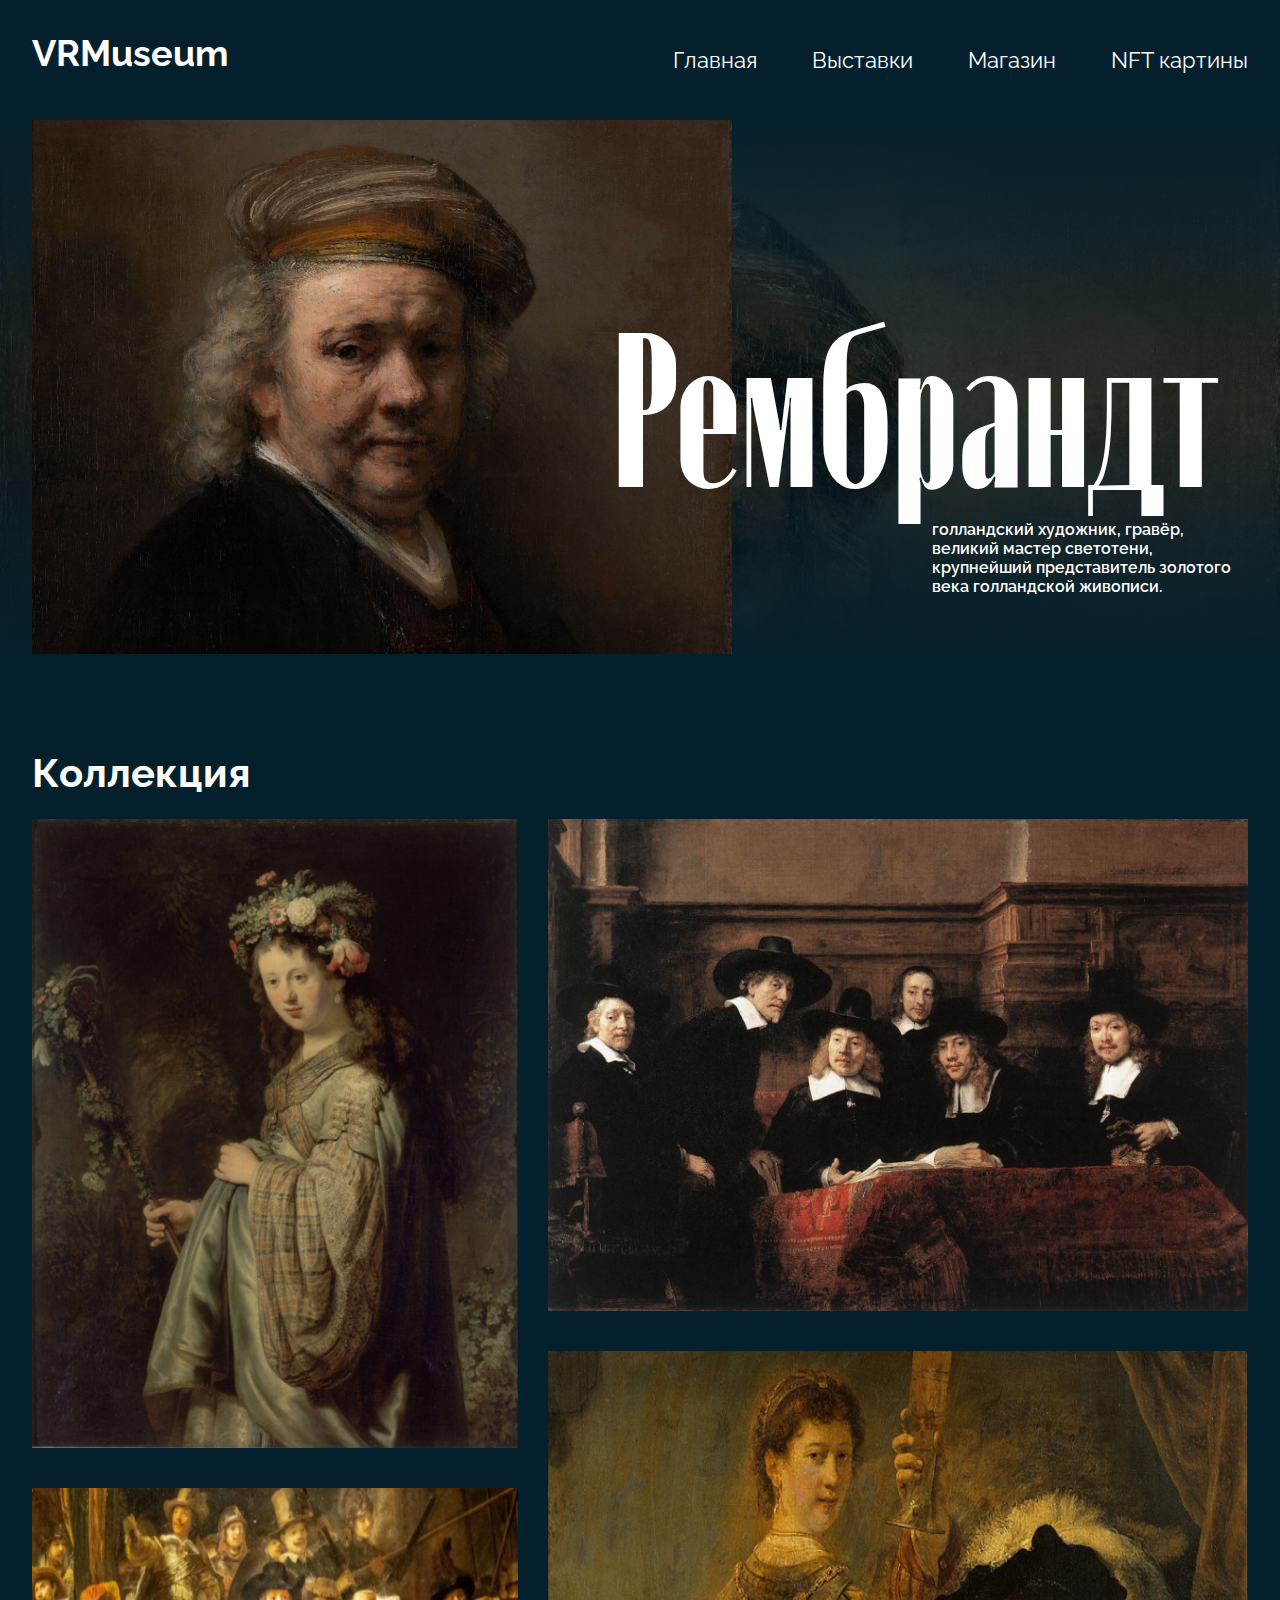
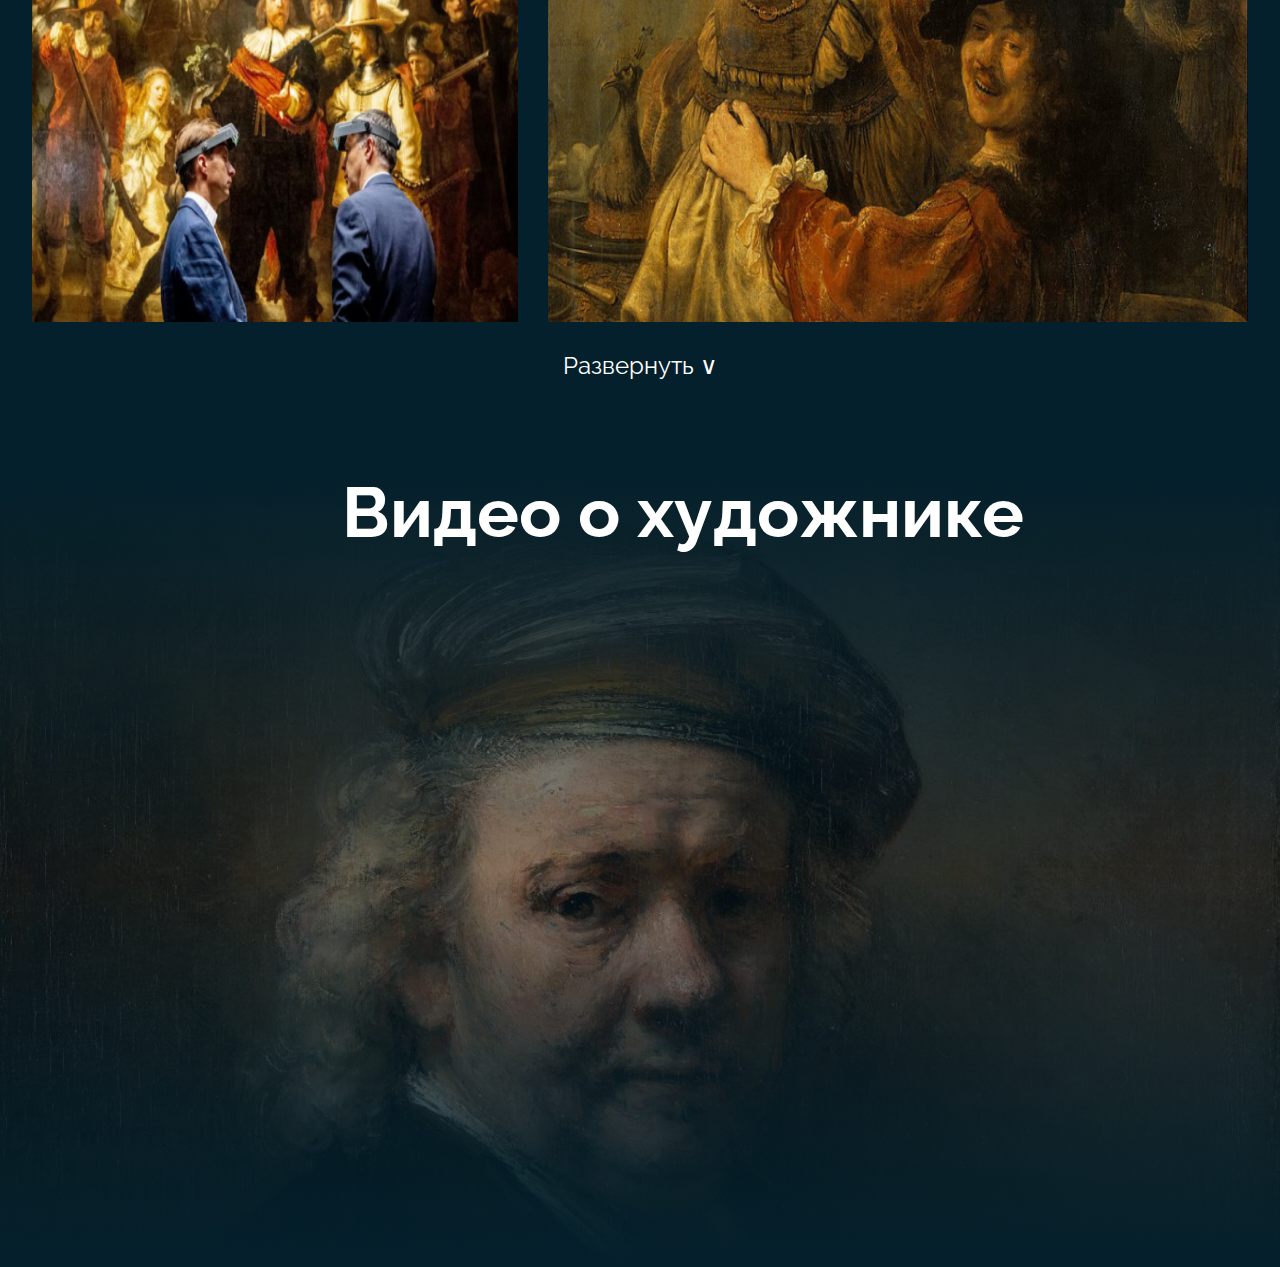
<file: ilya/artist.html>
<!DOCTYPE html>
<html lang="ru">
<head>
    <meta charset="UTF-8">
    <meta http-equiv="X-UA-Compatible" content="IE=edge">
    <meta name="viewport" content="width=device-width, initial-scale=1.0">
    <title>Document</title>
    <link rel="preconnect" href="https://fonts.googleapis.com">
<link rel="preconnect" href="https://fonts.gstatic.com" crossorigin>
<link href="https://fonts.googleapis.com/css2?family=Raleway:wght@500&display=swap" rel="stylesheet">
<link rel="preconnect" href="https://fonts.googleapis.com">
<link rel="preconnect" href="https://fonts.gstatic.com" crossorigin>
<link href="https://fonts.googleapis.com/css2?family=Raleway:wght@600&display=swap" rel="stylesheet">
    <link rel="stylesheet" href="artist.css">
</head>
<body>
    <div class="header">
        <div class="container">
            <div class="header_inner">
                <div class="header_logo">
                    VRMuseum
                </div>
                <nav class="nav">
                    <a href="../index.html">Главная</a>
                    <a href="../pavel/museumhermitage.html">Выставки</a>
                    <a href="../nikon/storeHtml/store.html">Магазин</a>
                    <a href="">NFT картины</a>
                </nav>
            </div>
    </div>
    </div>

    <div class="main">
        <div class="main-artist">
        <div class="container">
            <img src="images/rembrandt.jpg" alt="">
                    <h1>Рембрандт</h1>
                <p>голландский художник, гравёр, великий мастер светотени, крупнейший представитель золотого века голландской живописи.</p>
            </div>
        </div>

        <div class="container">
            <div class="collection">
                <h2>Коллекция</h2>
                <div class="arts">
                    <div class="art-1-3">
                        <img class="art-1" src="images/art1.png" height="839px" width="720px" alt="">
                    <img class="art-3" src="images/art3.png" height="534px" width="720px" alt="">
                    </div>
                    <div class="art-2-4">
                        <img class="art-2" src="images/art2.png" height="702px" width="940px" alt="">
                    <img class="art-4" src="images/art4.png" height="671px" width="940px" alt="">
                    </div>
                </div>
                <div class="art-5-6">
                    <img class="art-5" src="images/art5.png" alt="" width="620px" height="402px">
                    <img class="art-6" src="images/art6.png" alt="" width="876px" height="402px">
                </div>


            </div>

            <div class="button">
                <button class="btn">Развернуть ∨</button>
            </div>


        </div>

        <div class="video-block">
            <div class="container">
                <h2>Видео о художнике</h2>
            <div class="video">
                <iframe width="1150" height="700" src="https://www.youtube.com/embed/urGQn0FBPKA" title="YouTube video player" frameborder="0" allow="accelerometer; autoplay; clipboard-write; encrypted-media; gyroscope; picture-in-picture" allowfullscreen></iframe>
            </div>
            </div>
        </div>

    </div>

    <script src="artist.js"></script>
</body>
</html>
</file>
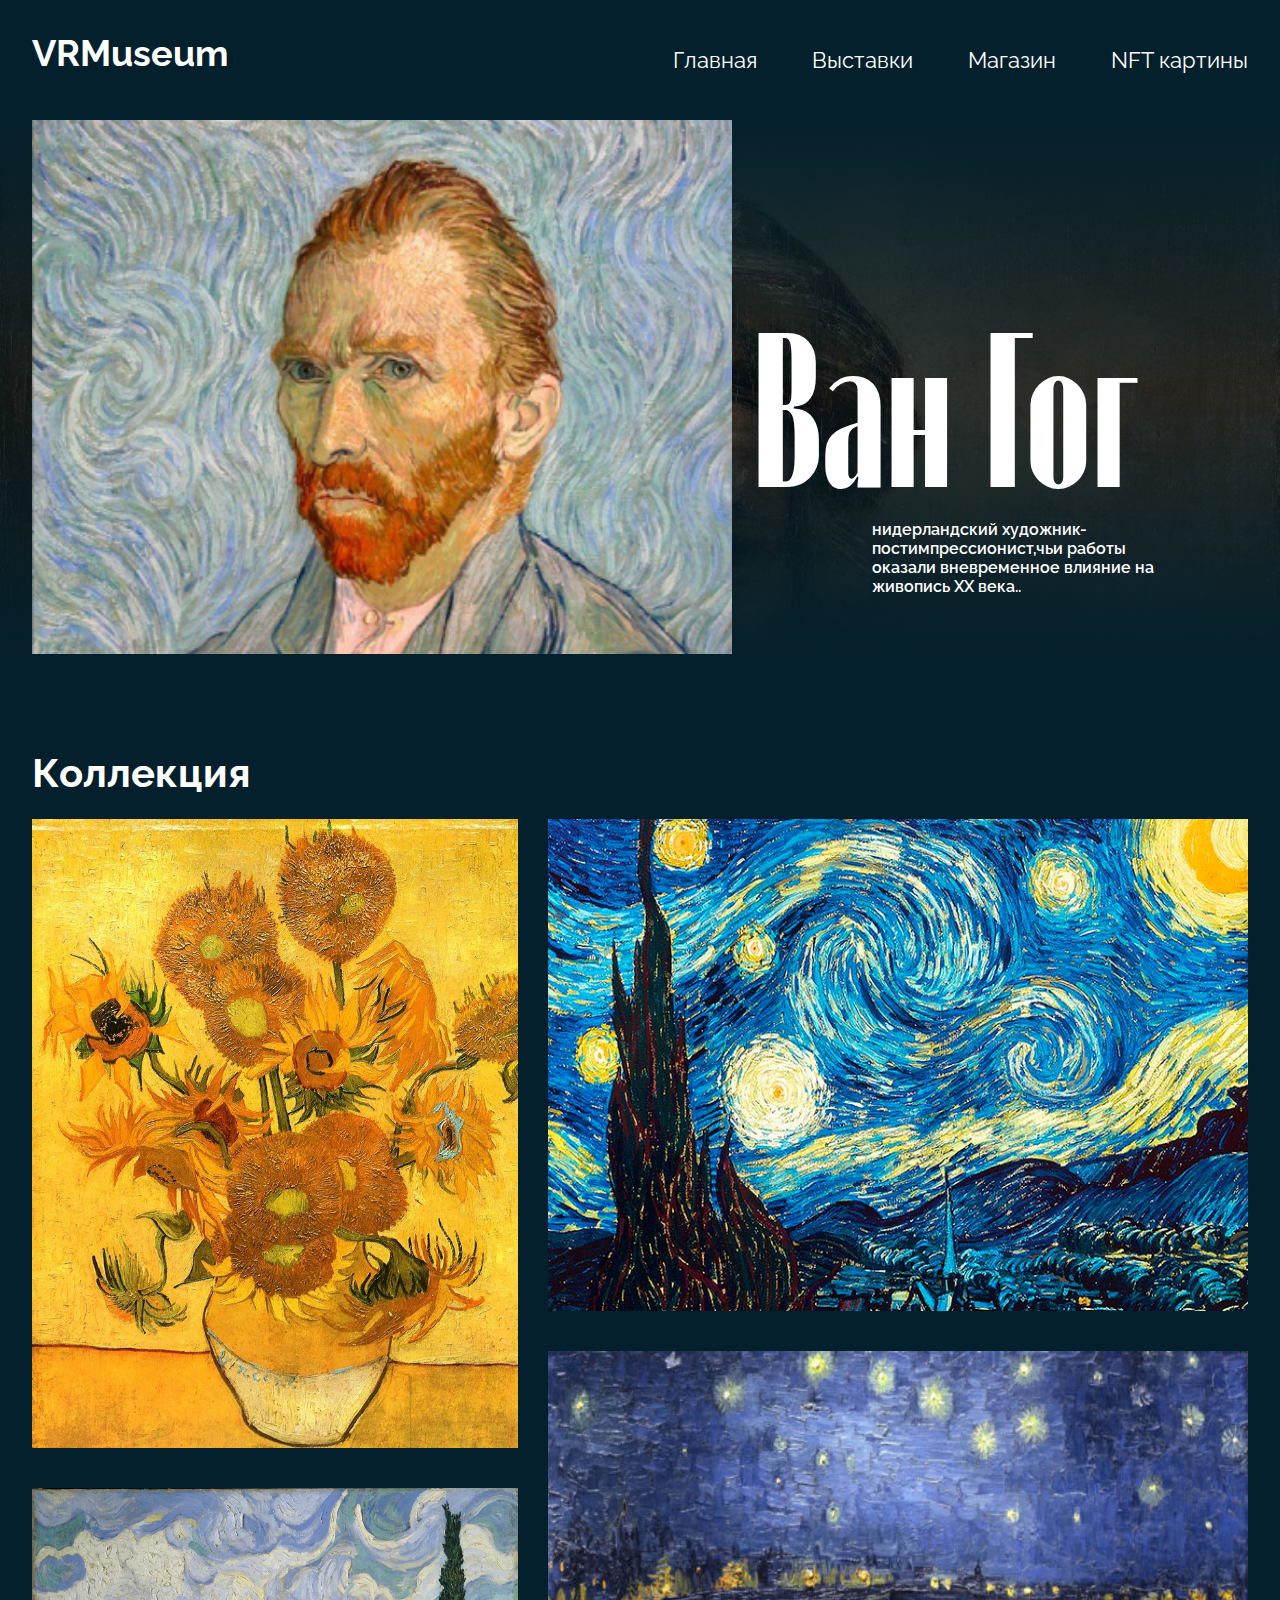
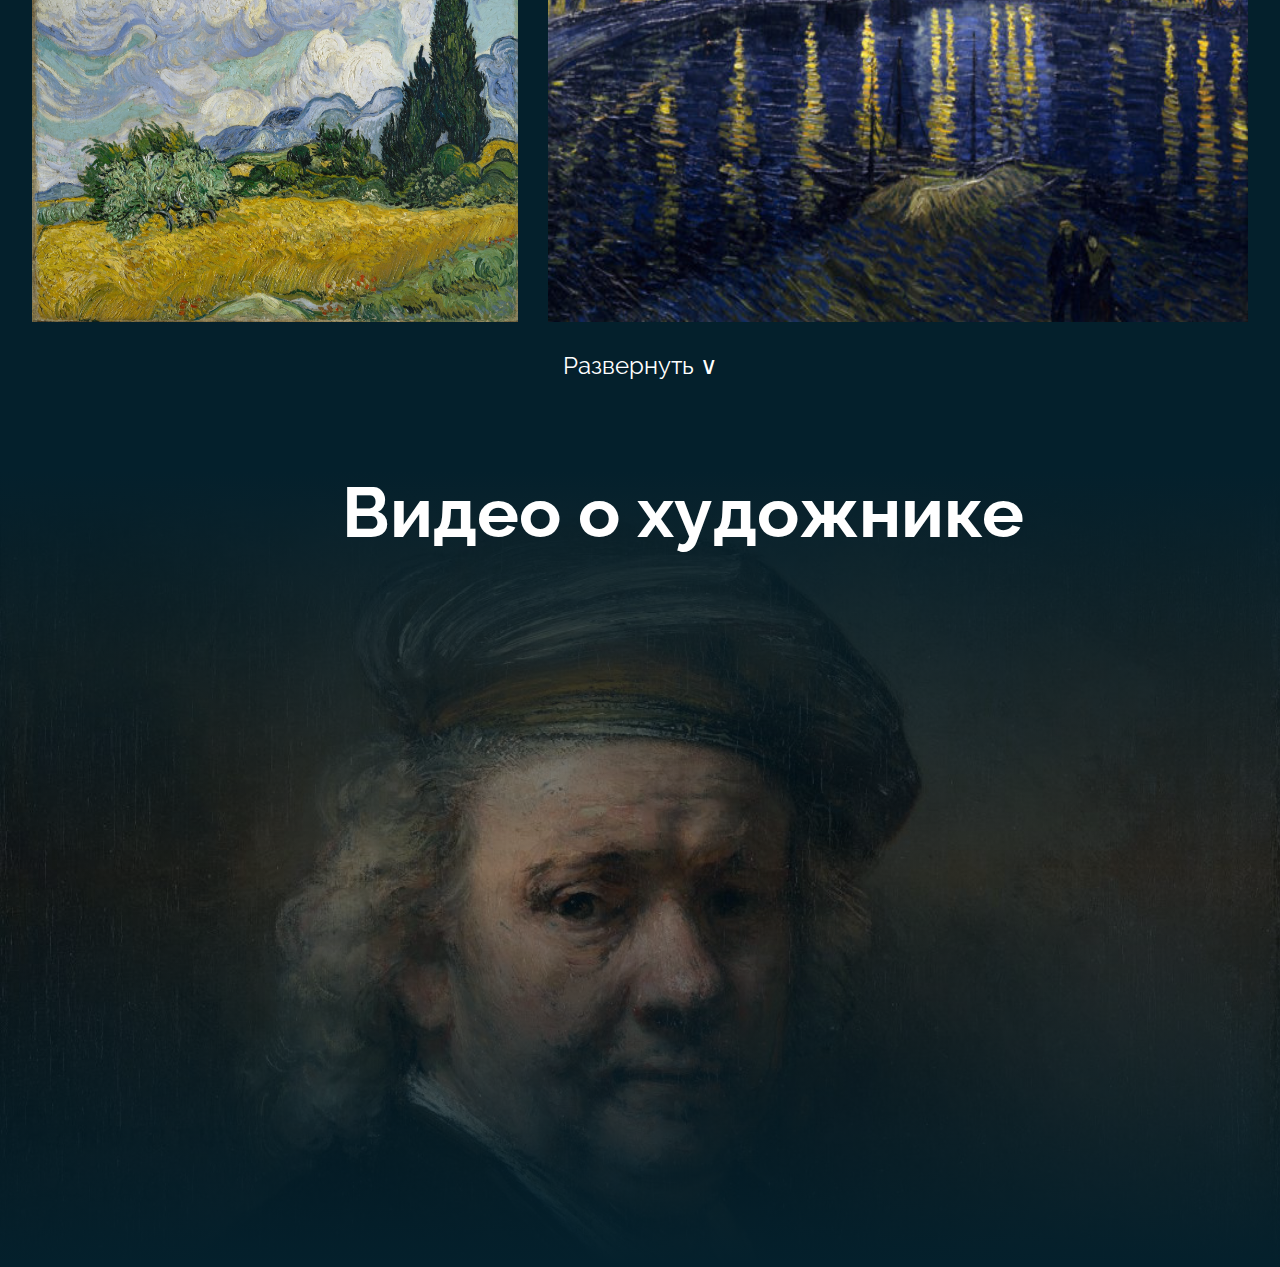
<file: ilya/artist2.html>
<!DOCTYPE html>
<html lang="ru">
<head>
    <meta charset="UTF-8">
    <meta http-equiv="X-UA-Compatible" content="IE=edge">
    <meta name="viewport" content="width=device-width, initial-scale=1.0">
    <title>Document</title>
    <link rel="preconnect" href="https://fonts.googleapis.com">
<link rel="preconnect" href="https://fonts.gstatic.com" crossorigin>
<link href="https://fonts.googleapis.com/css2?family=Raleway:wght@500&display=swap" rel="stylesheet">
<link rel="preconnect" href="https://fonts.googleapis.com">
<link rel="preconnect" href="https://fonts.gstatic.com" crossorigin>
<link href="https://fonts.googleapis.com/css2?family=Raleway:wght@600&display=swap" rel="stylesheet">
    <link rel="stylesheet" href="artist2.css">
</head>
<body>
    <div class="header">
        <div class="container">
            <div class="header_inner">
                <div class="header_logo">
                    VRMuseum
                </div>
                <nav class="nav">
                    <a href="../index.html">Главная</a>
                    <a href="../pavel/museumhermitage.html">Выставки</a>
                    <a href="../nikon/storeHtml/store.html">Магазин</a>
                    <a href="">NFT картины</a>
                </nav>
            </div>
    </div>
    </div>

    <div class="main">
        <div class="main-artist">
        <div class="container">
            <img src="images2/vangog.png" alt="">
                    <h1>Ван Гог</h1>
                <p>нидерландский художник-постимпрессионист,чьи работы оказали вневременное влияние на живопись XX века..</p>
            </div>
        </div>

        <div class="container">
            <div class="collection">
                <h2>Коллекция</h2>
                <div class="arts">
                    <div class="art-1-3">
                        <img class="art-1" src="images2/art1.jpg" height="839px" width="720px" alt="">
                    <img class="art-3" src="images2/art3.jpg" height="534px" width="720px" alt="">
                    </div>
                    <div class="art-2-4">
                        <img class="art-2" src="images2/art2.png" height="702px" width="940px" alt="">
                    <img class="art-4" src="images2/art4.jpg" height="671px" width="940px" alt="">
                    </div>
                </div>
                <div class="art-5-6">
                    <img class="art-5" src="images2/art5.jpg" alt="" width="620px" height="402px">
                    <img class="art-6" src="images2/art6.jpg" alt="" width="876px" height="402px">
                </div>


            </div>

            <div class="button">
                <button class="btn">Развернуть ∨</button>
            </div>


        </div>

        <div class="video-block">
            <div class="container">
                <h2>Видео о художнике</h2>
            <div class="video">
                <iframe width="560" height="315" src="https://www.youtube.com/embed/xj1kG4FY6Vc" title="YouTube video player" frameborder="0" allow="accelerometer; autoplay; clipboard-write; encrypted-media; gyroscope; picture-in-picture" allowfullscreen></iframe>
            </div>
            </div>
        </div>

    </div>

    <script src="artist2.js"></script>
</body>
</html>
</file>
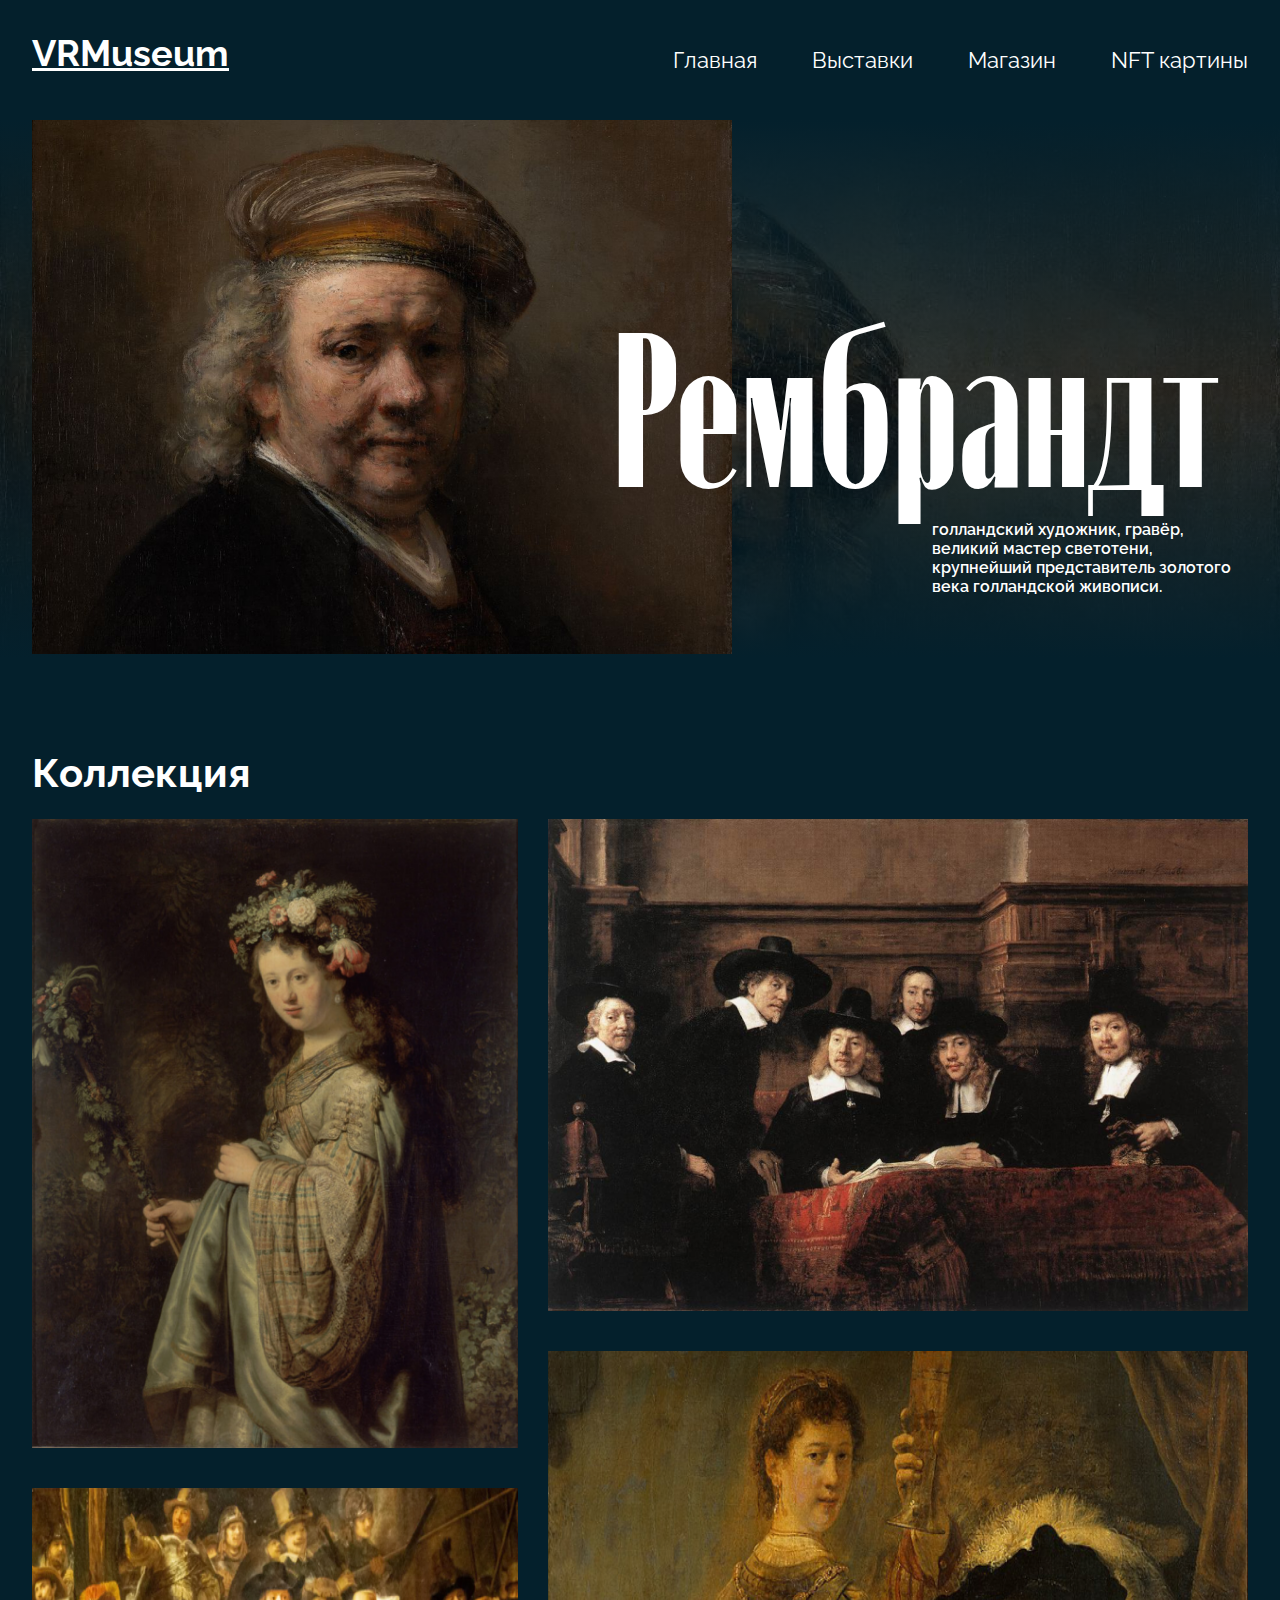
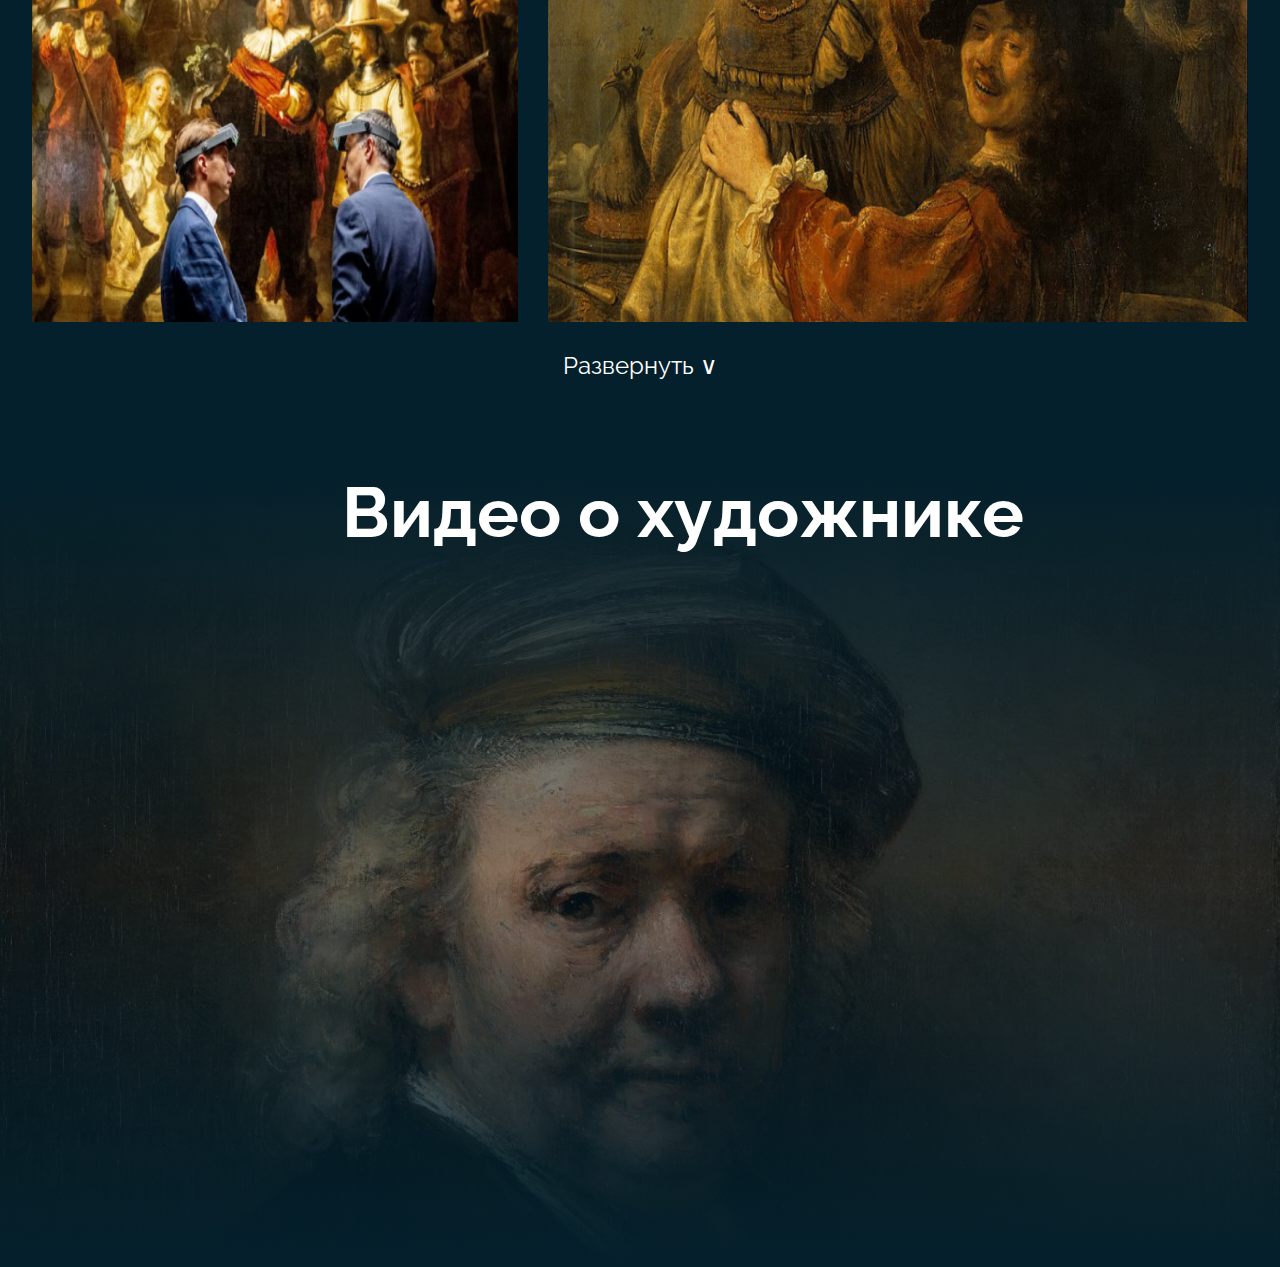
<file: ilya/rembrend.html>
<!DOCTYPE html>
<html lang="ru">
<head>
    <meta charset="UTF-8">
    <meta http-equiv="X-UA-Compatible" content="IE=edge">
    <meta name="viewport" content="width=device-width, initial-scale=1.0">
    <title>Document</title>
    <link rel="preconnect" href="https://fonts.googleapis.com">
<link rel="preconnect" href="https://fonts.gstatic.com" crossorigin>
<link href="https://fonts.googleapis.com/css2?family=Raleway:wght@500&display=swap" rel="stylesheet">
<link rel="preconnect" href="https://fonts.googleapis.com">
<link rel="preconnect" href="https://fonts.gstatic.com" crossorigin>
<link href="https://fonts.googleapis.com/css2?family=Raleway:wght@600&display=swap" rel="stylesheet">
    <link rel="stylesheet" href="artist.css">
</head>
<body>
    <div class="header">
        <div class="container">
            <div class="header_inner">
                <a href="main.html" class="header_logo">
                    VRMuseum
                </a>
        <nav class="nav">
            <a href="../nikita/main.html">Главная</a>
            <a href="">Выставки</a>
            <a href="">Магазин</a>
            <a href="">NFT картины</a>
        </nav>
        </div>
    </div>
    </div>

    <div class="main">
        <div class="main-artist">
        <div class="container">
            
                    <h1>Рембрандт</h1>
                <p>голландский художник, гравёр, великий мастер светотени, крупнейший представитель золотого века голландской живописи.</p>
                <img src="images/rembrandt.jpg" alt="">
            </div>
        </div>

        <div class="container">
            <div class="collection">
                <h2>Коллекция</h2>
                <div class="arts">
                    <div class="art-1-3">
                        <img class="art-1" src="images/art1.png" height="839px" width="720px" alt="">
                    <img class="art-3" src="images/art3.png" height="534px" width="720px" alt="">
                    </div>
                    <div class="art-2-4">
                        <img class="art-2" src="images/art2.png" height="702px" width="940px" alt="">
                    <img class="art-4" src="images/art4.png" height="671px" width="940px" alt="">
                    </div>
                </div>
                <div class="art-5-6">
                    <img class="art-5" src="images/art5.png" alt="" width="620px" height="402px">
                    <img class="art-6" src="images/art6.png" alt="" width="876px" height="402px">
                </div>


            </div>

            <div class="button">
                <button class="btn">Развернуть ∨</button>
            </div>


        </div>

        <div class="video-block">
            <div class="container">
                <h2>Видео о художнике</h2>
            <div class="video">
                <iframe width="1150" height="700" src="https://www.youtube.com/embed/urGQn0FBPKA" title="YouTube video player" frameborder="0" allow="accelerometer; autoplay; clipboard-write; encrypted-media; gyroscope; picture-in-picture" allowfullscreen></iframe>
            </div>
            </div>
        </div>

    </div>

    <script src="artist.js"></script>
</body>
</html>
</file>
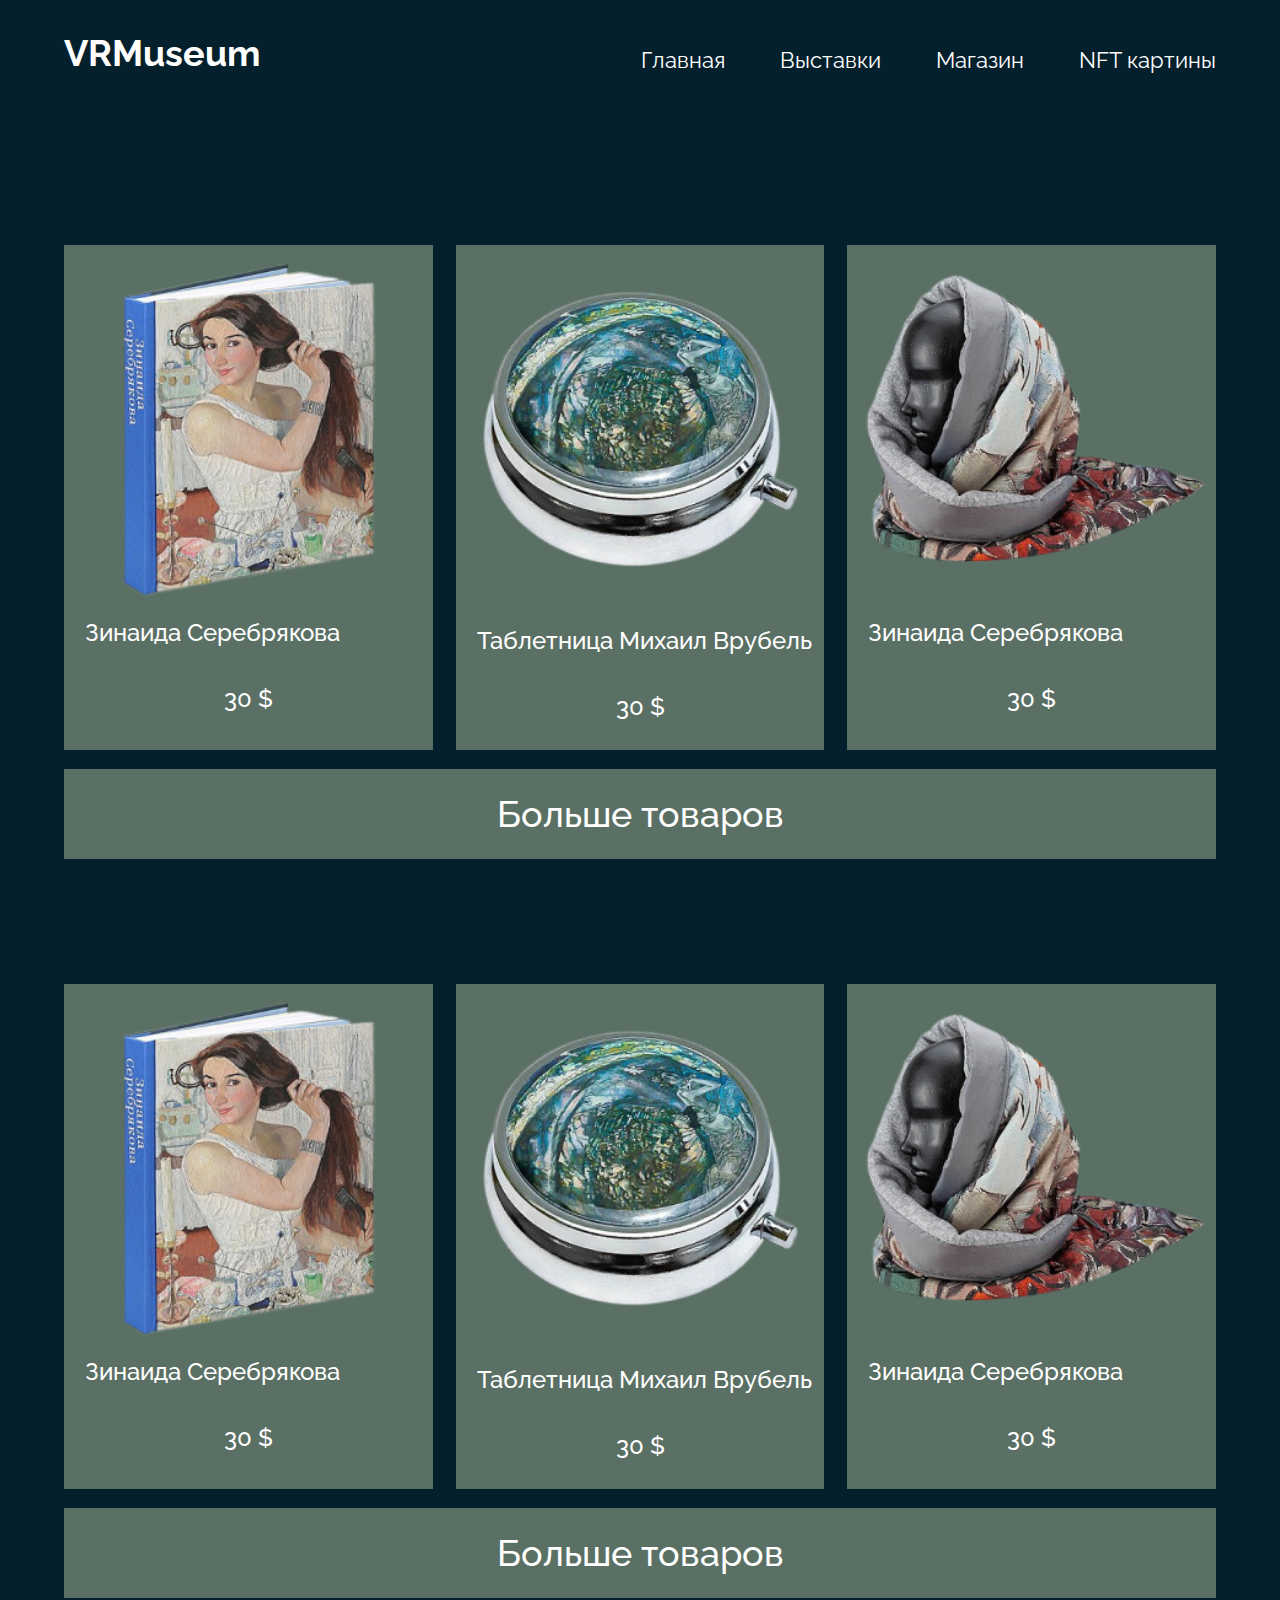
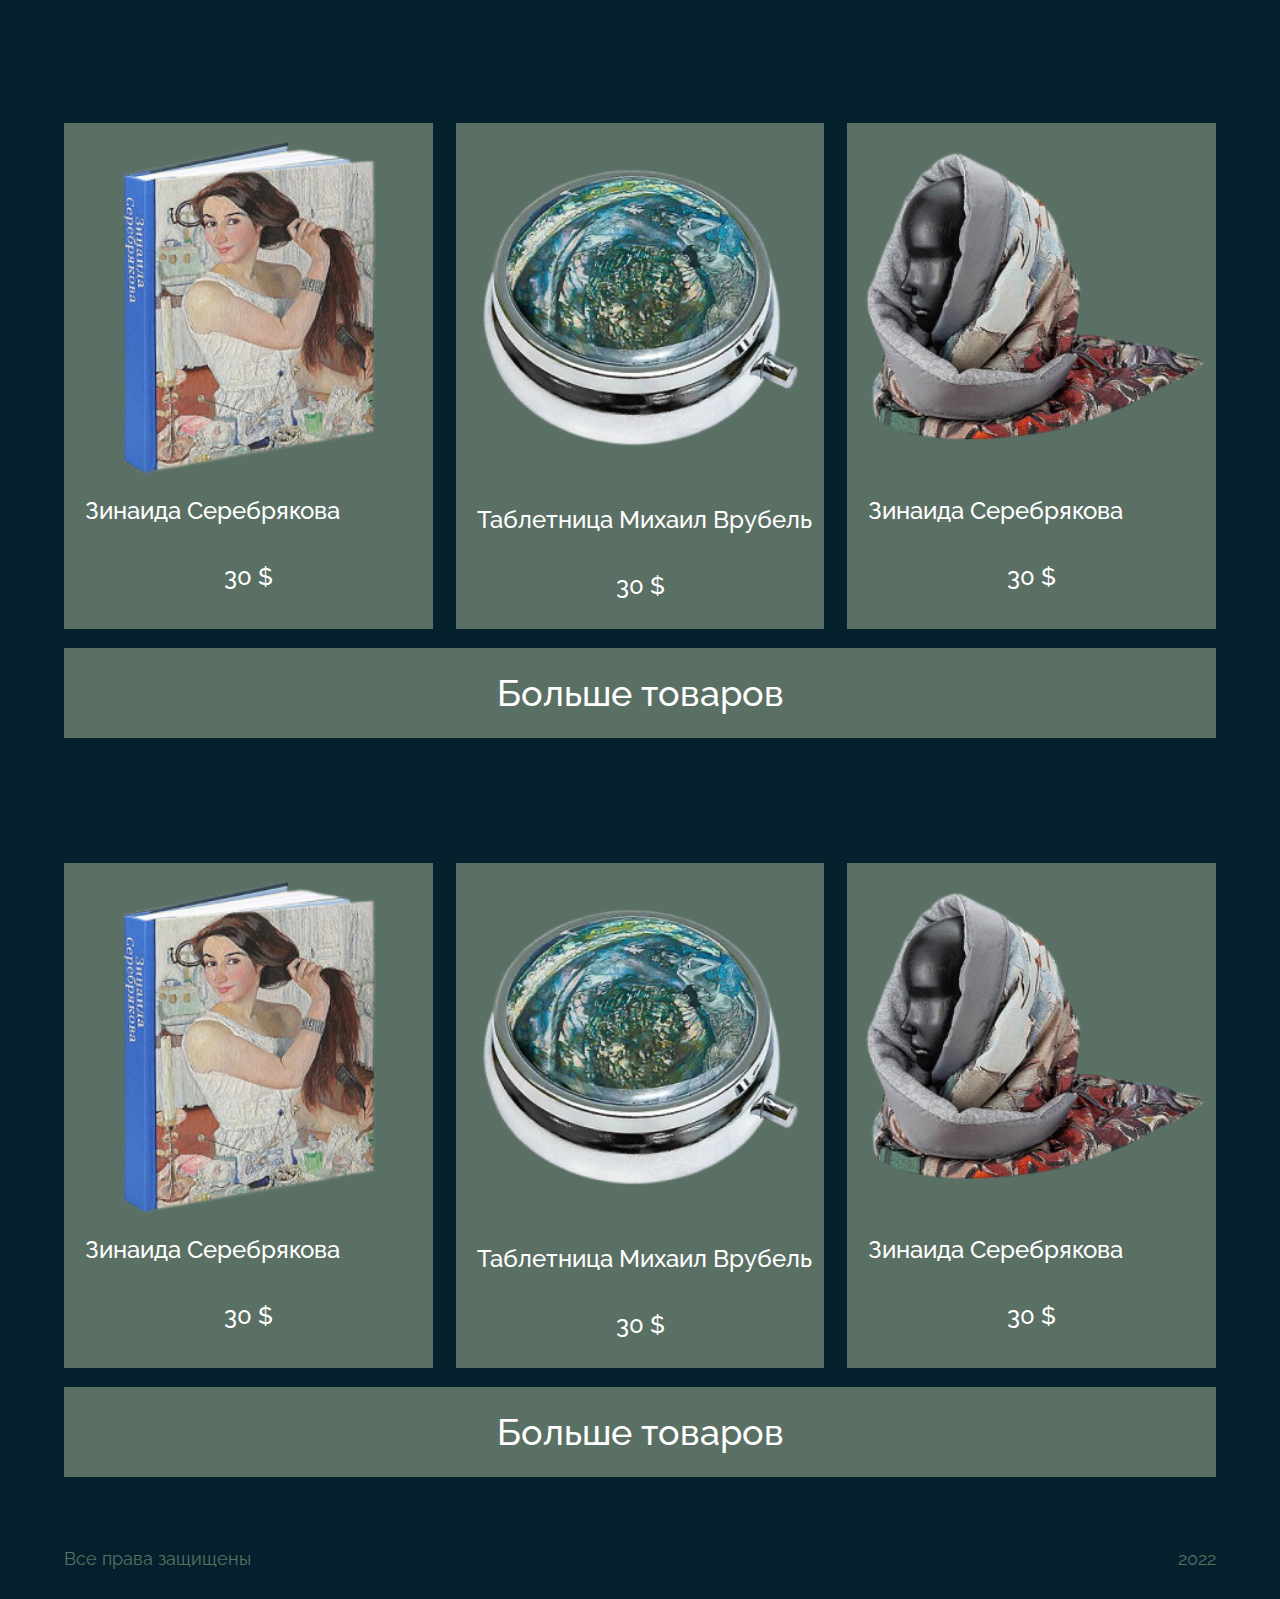
<file: nikon/storeHtml/store.html>
<!DOCTYPE html>
<html lang="en">
<head>
    <meta charset="UTF-8">
    <meta http-equiv="X-UA-Compatible" content="IE=edge">
    <meta name="viewport" content="width=device-width, initial-scale=1.0">
    <link rel="stylesheet" href="../storeStyle/store.css">
    <title>Store</title>
</head>
<body>


    <div class="header">
        <div class="container">
            <div class="header_inner">
                <div class="header_logo">
                    VRMuseum
                </div>
                <nav class="nav">
                    <a href="../../index.html">Главная</a>
                    <a href="../../pavel/museumhermitage.html">Выставки</a>
                    <a href="../../nikon/storeHtml/store.html">Магазин</a>
                    <a href="">NFT картины</a>
                </nav>
            </div>
    </div>
    </div>


                                          <!-- Первый Блок -->

    <div class="storeBlock">
        <div class="container">
            <div class="block_inner">
                
            <div class="gallaryImg">
                <img src="../img/tretyakov.png" alt="">
            </div>
            
            <div class="line_products">
            <div class="products">
                <div class="product">
                    <img src="../img/book-zenaida.png" alt="">
                    <div class="product_text">
                        Зинаида Серебрякова
                        <div class="price">
                            30 $
                        </div>
                    </div>
                </div>
                <div class="product">
                    <img src="../img/vrubel.png" alt="">
                    <div class="product_text">
                        Таблетница Михаил Врубель
                        <div class="price">
                            30 $
                        </div>
                    </div>
                </div>
                <div class="product">
                    <img src="../img/figure-zenaide.png" alt="">
                    <div class="product_text">
                        Зинаида Серебрякова
                        <div class="price">
                            30 $
                        </div>
                    </div>
                </div>
            </div>
            

            <!-- catalogLineProduct -->

            <div class="catalog_line_product catalog1-line">
                <div class="product">
                    <img src="../img/book-zenaida.png" alt="">
                    <div class="product_text">
                        Зинаида Серебрякова
                        <div class="price">
                            30 $
                        </div>
                    </div>
                </div>
                <div class="product">
                    <img src="../img/vrubel.png" alt="">
                    <div class="product_text">
                        Таблетница Михаил Врубель
                        <div class="price">
                            30 $
                        </div>
                    </div>
                </div>
                <div class="product">
                    <img src="../img/figure-zenaide.png" alt="">
                    <div class="product_text">
                        Зинаида Серебрякова
                        <div class="price">
                            30 $
                        </div>
                    </div>
                </div>
            </div>
            <div class="btnstyle">
                <a  id="catalog1"> Больше товаров</a>
            </div>
            </div>
        </div>
        </div>
    </div>

                                               <!-- Второй Блок -->

    <div class="storeBlock">
        <div class="container">
            <div class="block_inner">
                <div class="flex">
            <div class="gallaryImg">
                <img src="../img/luvr.png" alt="">
            </div>
            </div>
            <div class="line_products">
            <div class="products">
                <div class="product">
                    <img src="../img/book-zenaida.png" alt="">
                    <div class="product_text">
                        Зинаида Серебрякова
                        <div class="price">
                            30 $
                        </div>
                    </div>
                </div>
                <div class="product">
                    <img src="../img/vrubel.png" alt="">
                    <div class="product_text">
                        Таблетница Михаил Врубель
                        <div class="price">
                            30 $
                        </div>
                    </div>
                </div>
                <div class="product">
                    <img src="../img/figure-zenaide.png" alt="">
                    <div class="product_text">
                        Зинаида Серебрякова
                        <div class="price">
                            30 $
                        </div>
                    </div>
                </div>
            </div>




    <!-- catalogLineProduct -->
    
    <div class="catalog_line_product catalog2-line">
        <div class="product">
            <img src="../img/book-zenaida.png" alt="">
            <div class="product_text">
                Зинаида Серебрякова
                <div class="price">
                    30 $
                </div>
            </div>
        </div>
        <div class="product">
            <img src="../img/vrubel.png" alt="">
            <div class="product_text">
                Таблетница Михаил Врубель
                <div class="price">
                    30 $
                </div>
            </div>
        </div>
        <div class="product">
            <img src="../img/figure-zenaide.png" alt="">
            <div class="product_text">
                Зинаида Серебрякова
                <div class="price">
                    30 $
                </div>
            </div>
        </div>
    </div>
    <div  class="btnstyle">
        <a id="catalog2" href="#">Больше товаров</a>
    </div>
    </div>
</div>
</div>
</div>



                                                <!-- Третий блок -->
    
                                                <div class="storeBlock">
                                                    <div class="container">
                                                        <div class="block_inner">
                                                            <div class="flex">
                                                        <div class="gallaryImg">
                                                            <img src="../img/ermitazh.png" alt="">
                                                            
                                                        </div>
                                                        </div>
                                                        <div class="line_products">
                                                        <div class="products">
                                                            <div class="product">
                                                                <img src="../img/book-zenaida.png" alt="">
                                                                <div class="product_text">
                                                                    Зинаида Серебрякова
                                                                    <div class="price">
                                                                        30 $
                                                                    </div>
                                                                </div>
                                                            </div>
                                                            <div class="product">
                                                                <img src="../img/vrubel.png" alt="">
                                                                <div class="product_text">
                                                                    Таблетница Михаил Врубель
                                                                    <div class="price">
                                                                        30 $
                                                                    </div>
                                                                </div>
                                                            </div>
                                                            <div class="product">
                                                                <img src="../img/figure-zenaide.png" alt="">
                                                                <div class="product_text">
                                                                    Зинаида Серебрякова
                                                                    <div class="price">
                                                                        30 $
                                                                    </div>
                                                                </div>
                                                            </div>
                                                        </div>
                                            
                                            
                                            
                                            
                                                <!-- catalogLineProduct -->
                                                
                                                <div class="catalog_line_product catalog3-line">
                                                    <div class="product">
                                                        <img src="../img/book-zenaida.png" alt="">
                                                        <div class="product_text">
                                                            Зинаида Серебрякова
                                                            <div class="price">
                                                                30 $
                                                            </div>
                                                        </div>
                                                    </div>
                                                    <div class="product">
                                                        <img src="../img/vrubel.png" alt="">
                                                        <div class="product_text">
                                                            Таблетница Михаил Врубель
                                                            <div class="price">
                                                                30 $
                                                            </div>
                                                        </div>
                                                    </div>
                                                    <div class="product">
                                                        <img src="../img/figure-zenaide.png" alt="">
                                                        <div class="product_text">
                                                            Зинаида Серебрякова
                                                            <div class="price">
                                                                30 $
                                                            </div>
                                                        </div>
                                                    </div>
                                                </div>
                                                <div  class="btnstyle">
                                                    <a id="catalog3" href="#">Больше товаров</a>
                                                </div>
                                                </div>
                                            </div>
                                            </div>
                                            </div>



                                              <!-- Четвертый Блок -->

                                              <div class="storeBlock">
                                                <div class="container">
                                                    <div class="block_inner">
                                                        <div class="flex">
                                                    <div class="gallaryImg">
                                                        <img src="../img/tretyakov.png" alt="">
                                                       
                                                    </div>
                                                    </div>
                                                    <div class="line_products">
                                                    <div class="products">
                                                        <div class="product">
                                                            <img src="../img/book-zenaida.png" alt="">
                                                            <div class="product_text">
                                                                Зинаида Серебрякова
                                                                <div class="price">
                                                                    30 $
                                                                </div>
                                                            </div>
                                                        </div>
                                                        <div class="product">
                                                            <img src="../img/vrubel.png" alt="">
                                                            <div class="product_text">
                                                                Таблетница Михаил Врубель
                                                                <div class="price">
                                                                    30 $
                                                                </div>
                                                            </div>
                                                        </div>
                                                        <div class="product">
                                                            <img src="../img/figure-zenaide.png" alt="">
                                                            <div class="product_text">
                                                                Зинаида Серебрякова
                                                                <div class="price">
                                                                    30 $
                                                                </div>
                                                            </div>
                                                        </div>
                                                    </div>
                                                    
                                        
                                                    <!-- catalogLineProduct -->
                                        
                                                    <div class="catalog_line_product catalog4-line">
                                                        <div class="product">
                                                            <img src="../img/book-zenaida.png" alt="">
                                                            <div class="product_text">
                                                                Зинаида Серебрякова
                                                                <div class="price">
                                                                    30 $
                                                                </div>
                                                            </div>
                                                        </div>
                                                        <div class="product">
                                                            <img src="../img/vrubel.png" alt="">
                                                            <div class="product_text">
                                                                Таблетница Михаил Врубель
                                                                <div class="price">
                                                                    30 $
                                                                </div>
                                                            </div>
                                                        </div>
                                                        <div class="product">
                                                            <img src="../img/figure-zenaide.png" alt="">
                                                            <div class="product_text">
                                                                Зинаида Серебрякова
                                                                <div class="price">
                                                                    30 $
                                                                </div>
                                                            </div>
                                                        </div>
                                                    </div>
                                                    <div class="btnstyle">
                                                        <a  id="catalog4"  href="#"> Больше товаров</a>
                                                    </div>
                                                    </div>
                                                </div>
                                                </div>
                                            </div>                                           



    <div class="footer">
        <div class="container">
            <div class="footer_inner">
    <div class="prava">
        Все права защищены
    </div>
    <div class="year">
        2022
    </div>
    </div>
    </div>
    </div>


    <script src="../storeJS/store.js"></script>
    
</body>
</html>
</file>
<file: ilya/artist.css>
@font-face { 
    font-family: 'Moniqa';
    src: url(fonts/Moniqa-BlackCondensedHeading.woff) format("woff"), 
    url(fonts/Moniqa-BlackCondensedHeading.ttf) format("truetype");
    font-weight: 900;
    font-style: normal;
}

@import url('https://fonts.googleapis.com/css2?family=Raleway:wght@400;700&display=swap');

*{
    padding: 0;
    margin: 0;
    box-sizing: border-box
}

img{
    max-width: 100%;
}

body {
    background: #04202C;
}

.container {
    width: 100%;
    max-width: 1500px;
    margin: 0 auto;
}

.header_inner {
    height: 120px;
    display: flex;
    align-items: center;
    justify-content: space-between;
}

.header_logo {
    font-family: 'Raleway';
    font-weight: 700;
    font-size: 36px;


    width: 230px;
    height: 57px;
    color: #FFFFFF;
}

.nav {
    display: flex;
}

.nav  a{
    text-decoration: none;
    color: #FFFFFF;
    padding-left: 55px;

    font-size: 22px;
    font-family: 'Raleway';
    font-weight: 400;

}


.main-artist{
    background-image: linear-gradient(180deg, #04202C 0%, rgba(4, 32, 44, 0.304564) 50.37%, #04202C 100%), url(images/rembrandt.jpg);
    background-size: cover;
    background-repeat: no-repeat;
}

.main-artist .container{
    position: relative;
}

.main-artist img{
    width: 740px;
    height: 574px;
}

.main-artist h1{
    font-family: 'Moniqa';
    font-weight: 900;
    font-size: 270px;
    line-height: 260px;
    position: absolute;
    left: 630px;
    top: 196px;
    color: #FFFFFF;
}

.main-artist p {
    font-family: 'Raleway', sans-serif;
    font-style: normal;
    font-weight: 600;
    font-size: 20px;
    position: absolute;
    width: 311px;
    height: 117px;
    left: 1060px;
    top: 450px;
    color: #FFFFFF;
}

.collection{
    margin-top: 91px;
}

.collection h2{
    font-family: 'Raleway', sans-serif;
    font-size: 40px;
    color: #FFFFFF;
    position: absolute;
    width: 208px;
    height: 47px;
} 

.arts{
    display: flex;
    flex-direction: row;
}

.art-1{
    padding: 70px 30px 40px 0;
}

.art-2{
    padding-top: 70px;
    padding-bottom: 40px;
}

.art-3{
    padding-right: 30px;
}

.art-5{
    padding-top: 40px;
}

.art-6{
    padding-top: 40px;
    padding-left: 30px;
}

.art-1-3{
    display: flex;
    flex-direction: column;
}

.art-2-4{
    display: flex;
    flex-direction: column;
}

.art-5-6{
    position: fixed;
    visibility: hidden;
    opacity: 0;
    transition: 0.5s;
}

.art-5-6.opened{
    visibility: visible;
    opacity: 1;
}



.video-block{
    position: relative;
    background-image: linear-gradient(180deg, #04202C 0%, rgba(4, 32, 44, 0.304564) 50.37%, #04202C 100%), url(images/rembrandt.jpg);
    background-size: cover;
    background-repeat: no-repeat;
    margin-top: 91px;
}

.video{
    padding-top: 40px;
}

.video{
    overflow:hidden;
    position:relative;
    padding-bottom:56.25%;
    padding-top:30px;
    height:0;
  }

  .video iframe {
    position:absolute;
    width:100%;
    height:100%;
    left:0;
    top:0;
  }

.video-block h2{
    font-family: 'Raleway', sans-serif;
    font-size: 80px;
    color: #FFFFFF;
    padding-left: 370px;
}

.button{
    padding-top: 30px;
    display: flex;
    justify-content: center;
}

.button button{
    background-color: #04202C;
    border: none;
    color: #FFFFFF;
    width: 171px;
    font-family: 'Raleway';
    font-style: normal;
    font-weight: 400;
    font-size: 24px;
    line-height: 28px;
}



@media(max-width:1540px){
    .container{
        max-width: 95%;
    }

    .video{
        padding-left:130px;
    }
    
    .video-block h2{
        padding-left: 300px;
    }

    .art-5{
        width: 556px;
    }
    
    .art-6{
        width: 790px;
    }
}

@media(max-width:1400px){


    .main-artist h1{
        left: 580px;
        top: 176px;
        font-size: 260px;
    }

    .main-artist p{
        font-size: 18px;
        left: 1010px;
        top: 418px;
    }

    .main-artist img{
        width: 700px;
        height: 534px;   
    }
    
    .video-block h2{
        padding-left: 310px;
        font-size: 70px;
    }

    .art-1{
        width: 620px;
        height: 739px;
    }
    
    .art-2{
        width: 840px;
        height: 602px;
    }
    
    .art-3{
        width: 620px;
        height: 434px;
    }

    .art-4{
        width: 840px;
        height: 571px;
    }
    
    .art-5{
        width: 514px;
        height: 332px;
    }
    
    .art-6{
       width: 762px;
       height: 332px;
    }
}

@media(max-width:1306px){


    .main-artist h1{
        left: 580px;
        top: 176px;
        font-size: 220px;
    }

    .main-artist p{
        font-size: 16px;
        left: 900px;
        top: 400px;
    }

    .art-5{
        width: 464px;
    }
    
    .art-6{
       width: 692px;
    }
}

@media(max-width:1174px){


    .main-artist img{
        width: 640px;
        height: 474px;   
    }

    .main-artist h1{
        left: 530px;
        top: 156px;
        font-size: 210px;
    }

    .main-artist p{
        left: 830px;
        top: 380px;
    }

    .art-1{
        width: 560px;
        height: 679px;
    }
    
    .art-2{
        width: 780px;
        height: 542px;
    }
    
    .art-3{
        width: 560px;
        height: 374px;
    }

    .art-4{
        width: 780px;
        height: 511px;
    }
    
    .art-5{
        width: 410px;
        height: 302px;
    }
    
    .art-6{
       width: 636px;
       height: 302px;
    }

    .button{
        display: flex;
        justify-content: center;
    }

    .video-block h2{
        padding-left: 0;
        font-size: 60px;
        display: flex;
        justify-content: center;
    }

}

@media(max-width:1050px){
    .art-5{
        width: 35%;
    }
    
    .art-6{
       width: 64%;
    }
}

@media(max-width:973px){

    .main-artist h1{
       position: static;
        font-size: 170px;
        display: flex;
        justify-content: center;
    }

    .main-artist p{
        position: static;
        margin-left: 250px;
    }
    
    .main-artist img{
        width: 600px;
        height: 474px;
        margin-left: 140px;
    }

    .video-block h2{
        display: flex;
        justify-content: center;
    }

    .video{
        display: flex;
        justify-content: center;
    }

    .nav{
        display: none;
    }

}

@media(max-width:778px){
    .arts{
        flex-direction: column;
    }

    .main-artist p{
        margin-left: 170px;
    }
    
    .main-artist img{
        width: 500px;
        height: 404px;
        margin-left: 100px;
    }

    .collection img{
        width: 700px;
        height: 800px;
    }

    .art-1{
        padding-top: 70px;
        padding-bottom: 0;
    }
    
    .art-2{
        padding-top: 50px;
    }
    
    .art-3{
        padding-top: 50px;
    }
    
    .art-5{
        padding-top: 50px;
    }
    
    .art-6{
        padding-top: 50px;
        padding-left: 0px;
    }

    .video-block h2{
        font-size: 50px;
    }

    .video-block{
        background-image: none;
    }

}

@media(max-width:631px){
    .main-artist p{
        margin-left: 110px;
    }
    
    .main-artist img{
        width: 450px;
        height: 374px;
        margin-left: 60px;
    }
}

@media(max-width:578px){
    .video-block .container{
        padding-left: 0;
    }

    .main-artist h1{
         font-size: 140px;
     }

    .video-block h2{
        font-size: 40px;
    }

    .video-block{
        background-image: none;
    }

}

@media(max-width:527px){
    .main-artist p{
        margin-left: 90px;
    }
    
    .main-artist img{
        width: 450px;
        height: 374px;
        margin-left: 10px;
    }
}

@media(max-width:473px){
    .main-artist h1{
        font-size: 125px;
    }

    .main-artist p{
        margin-left: 110px;
        font-size: 13px;
        width: 200px;
    }
    
    .main-artist img{
        width: 350px;
        height: 274px;
        margin-left: 40px;
    }
}


@media(max-width:425px){
    .main-artist{
        background-image: none;
    }

    .main-artist h1{
        font-size: 105px;
        height: 200px;
    }

    .main-artist p{
        margin-left: 110px;
        font-size: 11px;
    }
    
    .main-artist img{
        width: 300px;
        height: 224px;
        margin-left: 40px;
    }

    .collection img{
        width: 500px;
        height: 600px;
    }

    .button button{
        font-size: 20px;
    }

    .video-block h2{
        font-size: 30px;
    }
}

@media(max-width:351px){
    .main-artist img{
        width: 300px;
        height: 224px;
        margin-left: 20px;
    }

    .main-artist p{
        margin-left: 80px;
    }

    .collection img{
        width: 350px;
        height: 450px;
    }
}

@media(max-width:351px){
    .main-artist img{
        width: 250px;
        height: 174px;
        margin-left: 27px;
    }

    .main-artist h1{
        font-size: 90px;
        height: 180px;
    }

    .main-artist p{
        margin-left: 60px;
        font-size: 10px;
    }
}
</file>
<file: ilya/artist2.css>
@font-face { 
    font-family: 'Moniqa';
    src: url(fonts/Moniqa-BlackCondensedHeading.woff) format("woff"), 
    url(fonts/Moniqa-BlackCondensedHeading.ttf) format("truetype");
    font-weight: 900;
    font-style: normal;
}

@import url('https://fonts.googleapis.com/css2?family=Raleway:wght@400;700&display=swap');

*{
    padding: 0;
    margin: 0;
    box-sizing: border-box
}

img{
    max-width: 100%;
}

body {
    background: #04202C;
}

.container {
    width: 100%;
    max-width: 1500px;
    margin: 0 auto;
}

.header_inner {
    height: 120px;
    display: flex;
    align-items: center;
    justify-content: space-between;
}

.header_logo {
    font-family: 'Raleway';
    font-weight: 700;
    font-size: 36px;


    width: 230px;
    height: 57px;
    color: #FFFFFF;
}

.nav {
    display: flex;
}

.nav  a{
    text-decoration: none;
    color: #FFFFFF;
    padding-left: 55px;

    font-size: 22px;
    font-family: 'Raleway';
    font-weight: 400;

}


.main-artist{
    background-image: linear-gradient(180deg, #04202C 0%, rgba(4, 32, 44, 0.304564) 50.37%, #04202C 100%), url(images2/rembrandt.jpg);
    background-size: cover;
    background-repeat: no-repeat;
}

.main-artist .container{
    position: relative;
}

.main-artist img{
    width: 740px;
    height: 574px;
}

.main-artist h1{
    font-family: 'Moniqa';
    font-weight: 900;
    font-size: 270px;
    line-height: 260px;
    position: absolute;
    left: 750px;
    top: 196px;
    color: #FFFFFF;
}

.main-artist p {
    font-family: 'Raleway', sans-serif;
    font-style: normal;
    font-weight: 600;
    font-size: 20px;
    position: absolute;
    width: 311px;
    height: 117px;
    left: 920px;
    top: 420px;
    color: #FFFFFF;
}

.collection{
    margin-top: 91px;
}

.collection h2{
    font-family: 'Raleway', sans-serif;
    font-size: 40px;
    color: #FFFFFF;
    position: absolute;
    width: 208px;
    height: 47px;
} 

.arts{
    display: flex;
    flex-direction: row;
}

.art-1{
    padding: 70px 30px 40px 0;
}

.art-2{
    padding-top: 70px;
    padding-bottom: 40px;
}

.art-3{
    padding-right: 30px;
}

.art-5{
    padding-top: 40px;
}

.art-6{
    padding-top: 40px;
    padding-left: 30px;
}

.art-1-3{
    display: flex;
    flex-direction: column;
}

.art-2-4{
    display: flex;
    flex-direction: column;
}

.art-5-6{
    position: fixed;
    visibility: hidden;
    opacity: 0;
    transition: 0.5s;
}

.art-5-6.opened{
    visibility: visible;
    opacity: 1;
}



.video-block{
    position: relative;
    background-image: linear-gradient(180deg, #04202C 0%, rgba(4, 32, 44, 0.304564) 50.37%, #04202C 100%), url(images/rembrandt.jpg);
    background-size: cover;
    background-repeat: no-repeat;
    margin-top: 91px;
}

.video{
    padding-top: 40px;
}

.video{
    overflow:hidden;
    position:relative;
    padding-bottom:56.25%;
    padding-top:30px;
    height:0;
  }

  .video iframe {
    position:absolute;
    width:100%;
    height:100%;
    left:0;
    top:0;
  }

.video-block h2{
    font-family: 'Raleway', sans-serif;
    font-size: 80px;
    color: #FFFFFF;
    padding-left: 370px;
}

.button{
    padding-top: 30px;
    display: flex;
    justify-content: center;
}

.button button{
    background-color: #04202C;
    border: none;
    color: #FFFFFF;
    width: 171px;
    font-family: 'Raleway';
    font-style: normal;
    font-weight: 400;
    font-size: 24px;
    line-height: 28px;
}



@media(max-width:1540px){
    .container{
        max-width: 95%;
    }

    .video{
        padding-left:130px;
    }
    
    .video-block h2{
        padding-left: 300px;
    }

    .art-5{
        width: 556px;
    }
    
    .art-6{
        width: 790px;
    }
}

@media(max-width:1400px){


    .main-artist h1{
        left: 710px;
        top: 176px;
        font-size: 260px;
    }

    .main-artist p{
        font-size: 18px;
        left: 850px;
        top: 418px;
    }

    .main-artist img{
        width: 700px;
        height: 534px;   
    }
    
    .video-block h2{
        padding-left: 310px;
        font-size: 70px;
    }

    .art-1{
        width: 620px;
        height: 739px;
    }
    
    .art-2{
        width: 840px;
        height: 602px;
    }
    
    .art-3{
        width: 620px;
        height: 434px;
    }

    .art-4{
        width: 840px;
        height: 571px;
    }
    
    .art-5{
        width: 514px;
        height: 332px;
    }
    
    .art-6{
       width: 762px;
       height: 332px;
    }
}

@media(max-width:1306px){


    .main-artist h1{
        left: 720px;
        top: 176px;
        font-size: 220px;
    }

    .main-artist p{
        font-size: 16px;
        left: 840px;
        top: 400px;
    }

    .art-5{
        width: 464px;
    }
    
    .art-6{
       width: 692px;
    }
}

@media(max-width:1174px){


    .main-artist img{
        width: 640px;
        height: 474px;   
    }

    .main-artist h1{
        left: 550px;
        top: 156px;
        font-size: 210px;
    }

    .main-artist p{
        left: 650px;
        top: 380px;
    }

    .art-1{
        width: 560px;
        height: 679px;
    }
    
    .art-2{
        width: 780px;
        height: 542px;
    }
    
    .art-3{
        width: 560px;
        height: 374px;
    }

    .art-4{
        width: 780px;
        height: 511px;
    }
    
    .art-5{
        width: 410px;
        height: 302px;
    }
    
    .art-6{
       width: 636px;
       height: 302px;
    }

    .button{
        display: flex;
        justify-content: center;
    }

    .video-block h2{
        padding-left: 0;
        font-size: 60px;
        display: flex;
        justify-content: center;
    }

}

@media(max-width:1050px){
    .art-5{
        width: 35%;
    }
    
    .art-6{
       width: 64%;
    }
}

@media(max-width:973px){

    .main-artist h1{
       position: static;
        font-size: 170px;
        display: flex;
        justify-content: center;
    }

    .main-artist p{
        position: static;
        margin-left: 250px;
    }
    
    .main-artist img{
        width: 600px;
        height: 474px;
        margin-left: 140px;
    }

    .video-block h2{
        display: flex;
        justify-content: center;
    }

    .video{
        display: flex;
        justify-content: center;
    }

    .nav{
        display: none;
    }

}

@media(max-width:778px){
    .arts{
        flex-direction: column;
    }

    .main-artist p{
        margin-left: 170px;
    }
    
    .main-artist img{
        width: 500px;
        height: 404px;
        margin-left: 100px;
    }

    .collection img{
        width: 700px;
        height: 800px;
    }

    .art-1{
        padding-top: 70px;
        padding-bottom: 0;
    }
    
    .art-2{
        padding-top: 50px;
    }
    
    .art-3{
        padding-top: 50px;
    }
    
    .art-5{
        padding-top: 50px;
    }
    
    .art-6{
        padding-top: 50px;
        padding-left: 0px;
    }

    .video-block h2{
        font-size: 50px;
    }

    .video-block{
        background-image: none;
    }

}

@media(max-width:631px){
    .main-artist p{
        margin-left: 110px;
    }
    
    .main-artist img{
        width: 450px;
        height: 374px;
        margin-left: 60px;
    }
}

@media(max-width:578px){
    .video-block .container{
        padding-left: 0;
    }

    .main-artist h1{
         font-size: 140px;
     }

    .video-block h2{
        font-size: 40px;
    }

    .video-block{
        background-image: none;
    }

}

@media(max-width:527px){
    .main-artist p{
        margin-left: 90px;
    }
    
    .main-artist img{
        width: 450px;
        height: 374px;
        margin-left: 10px;
    }
}

@media(max-width:473px){
    .main-artist h1{
        font-size: 125px;
    }

    .main-artist p{
        margin-left: 110px;
        font-size: 13px;
        width: 200px;
    }
    
    .main-artist img{
        width: 350px;
        height: 274px;
        margin-left: 40px;
    }
}


@media(max-width:425px){
    .main-artist{
        background-image: none;
    }

    .main-artist h1{
        font-size: 105px;
        height: 200px;
    }

    .main-artist p{
        margin-left: 110px;
        font-size: 11px;
    }
    
    .main-artist img{
        width: 300px;
        height: 224px;
        margin-left: 40px;
    }

    .collection img{
        width: 500px;
        height: 600px;
    }

    .button button{
        font-size: 20px;
    }

    .video-block h2{
        font-size: 30px;
    }
}

@media(max-width:351px){
    .main-artist img{
        width: 300px;
        height: 224px;
        margin-left: 20px;
    }

    .main-artist p{
        margin-left: 80px;
    }

    .collection img{
        width: 350px;
        height: 450px;
    }
}

@media(max-width:351px){
    .main-artist img{
        width: 250px;
        height: 174px;
        margin-left: 27px;
    }

    .main-artist h1{
        font-size: 90px;
        height: 180px;
    }

    .main-artist p{
        margin-left: 60px;
        font-size: 10px;
    }
}
</file>
<file: nikon/storeStyle/store.css>
@import url('https://fonts.googleapis.com/css2?family=Raleway:wght@400;500;700&display=swap');

* {
    padding: 0;
    margin: 0;
}

body {
    background: #04202C;
}

/* img {
    max-width: 100%;
} */

.container {
    width: 100%;
    max-width: 1300px;
    margin: 0 auto;
}

.header_inner {
    height: 120px;

    display: flex;
    align-items: center;
    justify-content: space-between;
}

.header_logo {
    font-family: 'Raleway';
    font-weight: 700;
    font-size: 36px;


    width: 230px;
    height: 57px;
    color: #FFFFFF;
    cursor: pointer;
}

.nav {
    display: flex;
}

.nav  a{
    text-decoration: none;
    color: #FFFFFF;
    padding-left: 55px;

    font-size: 22px;
    font-family: 'Raleway';
    font-weight: 400;

    transition: .2s;
}


.storeBlock {
    width: 100%;
    padding-top: 125px;
}

.block_inner {
    width: 100%;

    display: flex;
    justify-content: space-between;
}

.gallaryImg {
    opacity: 0.6;
    width: 23%;
    height: 100%;
}

.gallaryText {
    font-family: 'MONIQA';
    color: #FFFFFF;
    font-size: 80px;

}

.line_products {
    width: 72%;

    display: flex;
    flex-wrap: wrap;
    justify-content: space-between;
}


.products {
    display: flex;
    justify-content: space-between;
}

.product {
    width: 32%;
    background: #5B7065;
    padding-bottom: 29px;
}

.product_text {
    color: #FFFFFF;
    font-family: 'Raleway';
    font-weight: 500;
    font-size: 24px;
    text-align: left;
    min-height: 56px;

    padding-left: 21px;
}

.price {
    padding-top: 37px;
    text-align: center;
    padding-right: 21px;
}

.btnstyle {
    margin-top: 19px;
    cursor: pointer;
    width: 100%;

    background-color: #5B7065;
}

.btnstyle a {
    text-decoration: none;
    color: #FFFFFF;
    font-family: 'Raleway';
    font-weight: 500;
    font-size: 36px;
    height: 90px;

    line-height: 90px;

    text-align: center;

    display: block;
}

.footer_inner {
    width: 100%;
    margin-top: 42px;
    color: #5B7065;
    height: 80px;
    font-family: 'Raleway';
    font-weight: 400;
    font-size: 18px;

    display: flex;
    justify-content: space-between;
    align-items: center;
}

.catalog_line_product {
    display: none;
    flex-wrap: wrap;
    padding-top: 40px;


    justify-content: space-between;

    transition: 2s;
}

.catalog_line_product.opened {
    display: flex;
}

      /* media */

@media(max-width: 1430px) {
    .container {
        width: 90%;
        margin: 0 auto;
    }
      /* products */
    .block_inner {
        display: flex;
        justify-content: space-between;

        flex-wrap: wrap;
    }

    .catalog_btn {
        width: 100%;
        height: 17%;
        display: flex;
        align-items: center;
        cursor: pointer;
    
        background-color: #5B7065;
    }
    
}

@media(max-width: 1288px){
    .gallaryImg{
        display: none;
    }

    .line_products{
        width: 100%;
    }

    .products{
        width: 100%;
    }

    img{
        width: 100%;
    }
}

@media(max-width: 980px) {
    .line_products {
        width: 100%;
    }

    .gallaryImg {
        display: none;
    }

    .nav{
        display: none;
    }
}

@media(max-width: 800px) {
    .products {
        flex-wrap: wrap;
    }
    .product {
        width: 47%;
        margin-bottom: 20px;
    }
}

@media(max-width: 600px) {
    .line_products {
        justify-content: center;
    }

    .products {
        flex-wrap: wrap;
    }

    .product {
        width: 100%;
        margin-bottom: 20px;
        text-align: center;
    }

    .product_text {
        text-align: center;
    }
}
</file>
